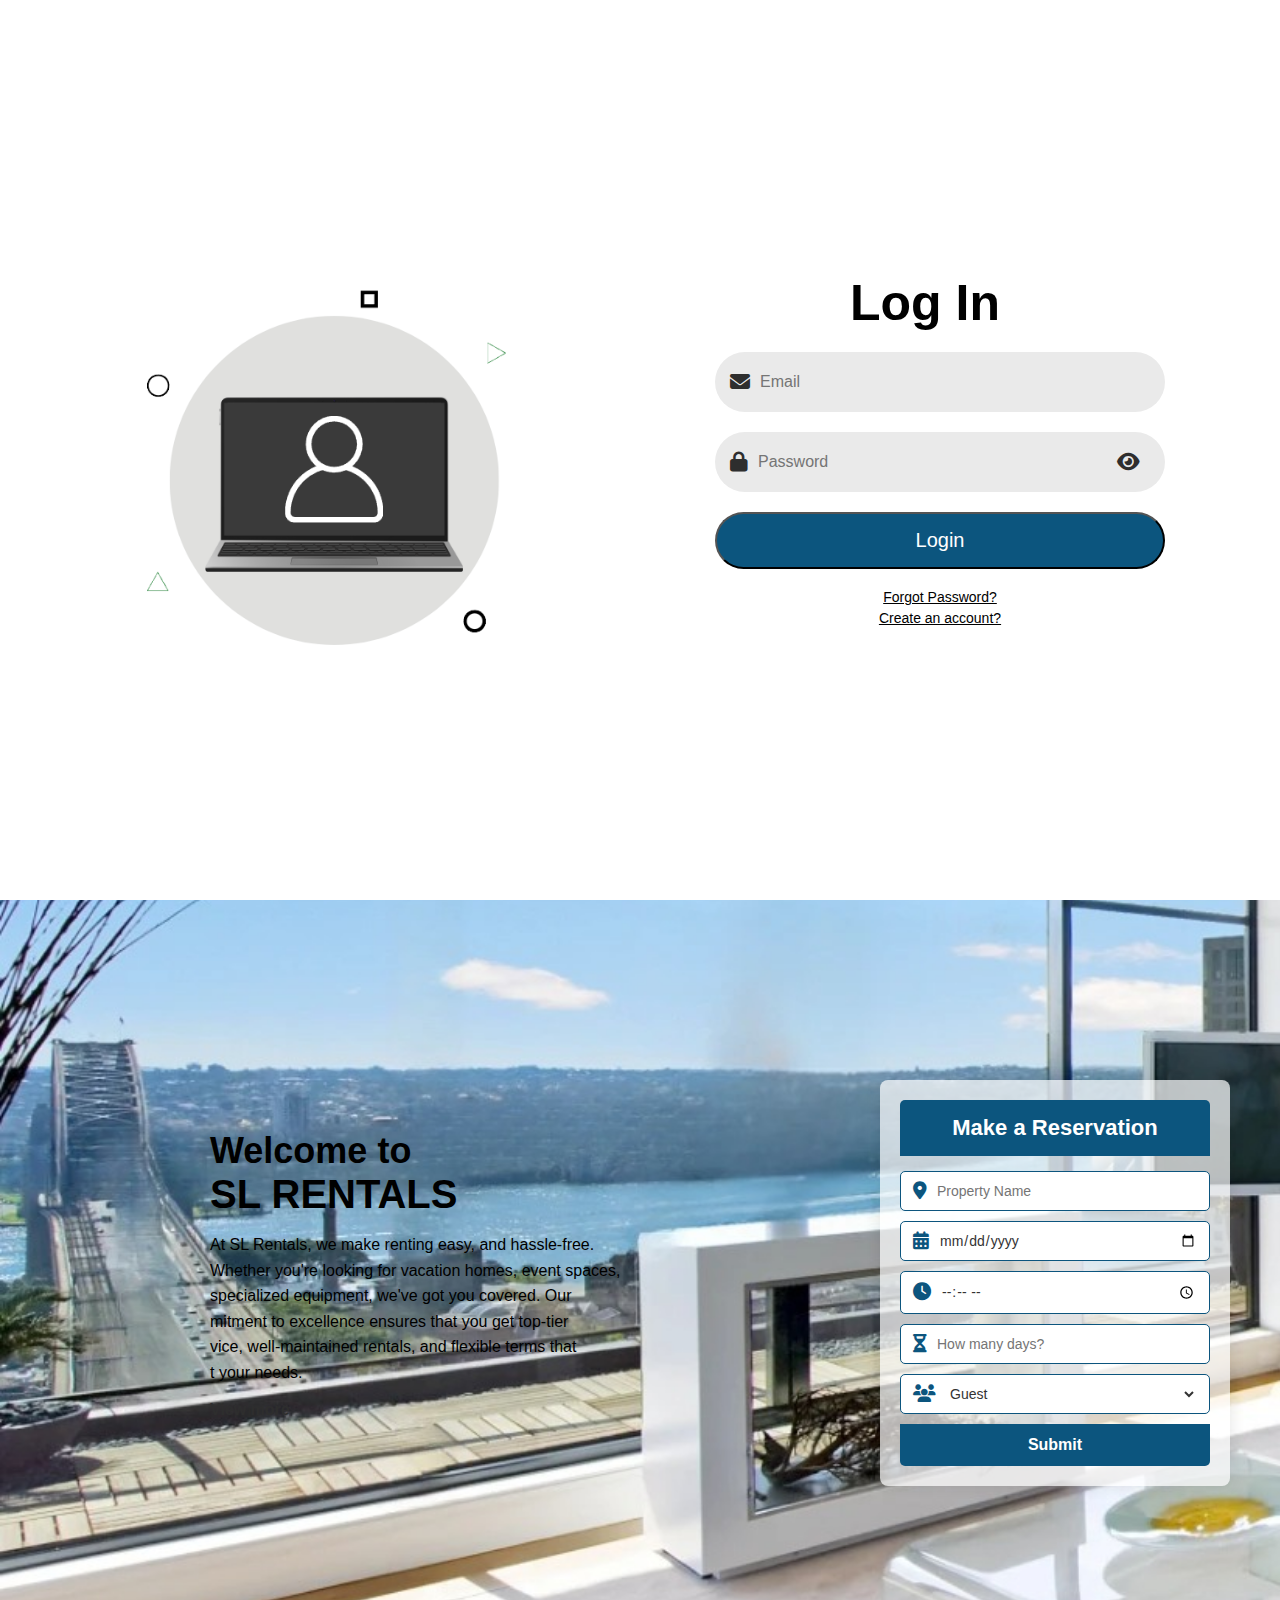
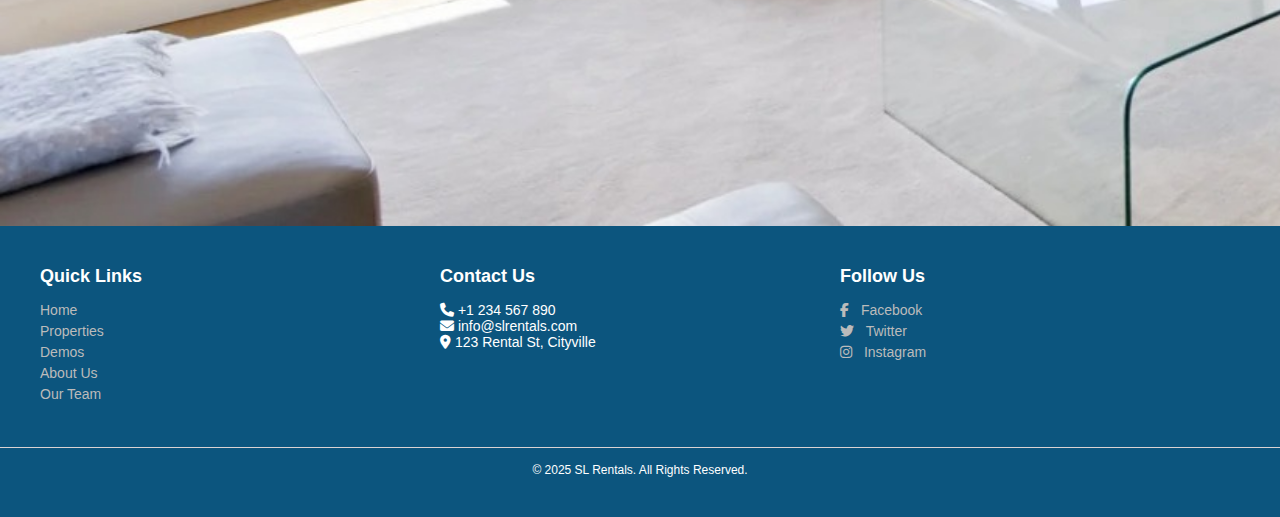
<file: index.html>
<!DOCTYPE html>
    <html lang="en">
    <head>
        <meta charset="UTF-8">
        <meta name="viewport" content="width=device-width, initial-scale=1.0">
        <link rel="stylesheet" href="https://cdnjs.cloudflare.com/ajax/libs/font-awesome/6.5.0/css/all.min.css"/>
        <link rel="stylesheet" href="style.css">
        <link rel="icon" type="image/x-icon" href="sl/sl.png">
        <title>SL Rentals</title>
    </head>
    <body>

      <section  id="login-section">
      <div class="bb">
        <div class="cc">
          <img src="sl/pic1.png" alt="Login Illustration">
        </div>
        <div class="dd">
          <h2>Log In</h2>
          <form id="loginForm">
            <div class="ee">
              <i class="fas fa-envelope"></i>
              <input type="email" id="email" placeholder="Email" required>
            </div>
            <div class="ee">
              <i class="fas fa-lock"></i>
              <input type="password" id="password" placeholder="Password" required>
              <i class="fas fa-eye" id="togglePassword" style="cursor: pointer;"></i>
            </div>
            <button type="submit" class="ff" onclick="goHome(event)">Login</button>
          </form>
          <div class="gg">
            <a href="#" id="forgotPassword">Forgot Password?</a>
            <a href="#" id="createAccount">Create an account?</a>
          </div>
        </div>
      </div>
    </section>

    <section id="register-section" style="display: none;">
      <div class="bb">
        <div class="cc">
          <img src="sl/pic1.png" alt="Register Illustration">
        </div>
        <div class="dd">
          <h2>Create Account</h2>
          <form id="registerForm" onsubmit="registerUser(event)">
            <div class="ee">
              <i class="fas fa-user"></i>
              <input type="text" id="fullName" placeholder="Full Name" required>
            </div>
            <div class="ee">
              <i class="fas fa-envelope"></i>
              <input type="email" id="regEmail" placeholder="Email" required>
            </div>
            <div class="ee">
              <i class="fas fa-lock"></i>
              <input type="password" id="regPassword" placeholder="Password" required>
              <i class="fas fa-eye toggle-eye" data-target="regPassword" style="cursor: pointer;"></i>
            </div>
            <div class="ee">
              <i class="fas fa-lock"></i>
              <input type="password" id="confirmPassword" placeholder="Confirm Password" required>
              <i class="fas fa-eye toggle-eye" data-target="confirmPassword" style="cursor: pointer;"></i>
            </div>
            <button type="submit" class="ff">Register</button>
          </form>
          <div class="gg">
            <a href="#" id="backToLogin">Already have an account? Log in</a>
          </div>
        </div>
      </div>
    </section>


      <header id="header" class="home">
        <div class="left">
          <div class="logo">
            <img src="sl/sl.png" alt="sl LOGO">
            <div class="brand">
              <span class="green">SL</span>
              <span>RENTALS</span>
            </div>
          </div>
          <nav class="navsl">
            <a href="#" onclick="goHomeP()">HOME</a>
            <a href="properties.html">PROPERTIES</a>
            <a href="demo.html">DEMOS</a>
            <a href="about-us.html">ABOUT US</a>
            <a href="our-team.html">TEAM</a>
          </nav>
        </div>
        <div class="book-buttons">
          <div class="book" onclick="window.location.href='booking.html'">
            <i class="fas fa-phone"></i> BOOK
          </div>          
          <div class="user-menu">
            <div class="user-icon" onclick="toggleMenu()">
              <i class="fas fa-user-circle fa-2x"></i>
            </div>
            <div class="dropdown-menu" id="userDropdown" style="display: none;">
              <p id="accountInfo"></p>
              <a href="#" onclick="viewAccount()">View Account</a>
              <a href="#" onclick="logout()">Logout</a>
            </div>
          </div>
          
      </header>

      <!-- Hero Section -->
      <section id="hero" class="hero">
        <div class="welcome-text">
          <h2>Welcome to <br><span>SL RENTALS</span></h2>
          <p>At SL Rentals, we make renting easy, and hassle-free.<br>
            Whether you're looking for vacation homes, event spaces,<br>
            specialized equipment, we've got you covered. Our<br>mitment to excellence ensures that you get top-tier<br>vice, well-maintained rentals, and flexible terms that<br>t your needs.
          </p>
          <a href="#">View more</a>
        </div>

        <div class="reservation">
          <h3>Make a Reservation</h3>
          <div class="input-box">
            <i class="fa fa-map-marker-alt"></i>
            <input type="text" id="propertyName" placeholder="Property Name" readonly />
          </div>
          <div class="input-box">
            <i class="fa fa-calendar-alt"></i>
            <input type="date" id="checkOut"  placeholder="Check in Date" required />
          </div>
          <div class="input-box">
            <i class="fa fa-clock"></i>
            <input type="time" id="checkInTime" placeholder="Check in Time" />
          </div>
          <div class="input-box">
            <i class="fa fa-hourglass-half"></i>
            <input type="number" id="duration" min="1" placeholder="How many days?" required />
          </div>
          <div class="input-box">
            <i class="fa fa-users"></i>
            <select id="guests" required>
              <option value="">Guest</option>
              <option>1 Guest</option>
              <option>2 Guests</option>
              <option>3 Guests</option>
            </select>
          </div>
          <button class="search-btn" onclick="submitReservation()">Submit</button>
        </div>        
      </section>

      <footer id="footer">
        <div class="footer-content">
          <div class="footer-links">
            <h4>Quick Links</h4>
            <ul>
              <li><a href="#">Home</a></li>
              <li><a href="properties.html">Properties</a></li>
              <li><a href="#">Demos</a></li>
              <li><a href="#">About Us</a></li>
              <li><a href="our-team.html">Our Team</a></li>
            </ul>
          </div>
    
          <div class="footer-info">
            <h4>Contact Us</h4>
            <ul>
              <li><i class="fas fa-phone"></i> +1 234 567 890</li>
              <li><i class="fas fa-envelope"></i> info@slrentals.com</li>
              <li><i class="fas fa-map-marker-alt"></i> 123 Rental St, Cityville</li>
            </ul>
          </div>
    
          <div class="footer-social">
            <h4>Follow Us</h4>
            <ul>
              <li><a href="#"><i class="fab fa-facebook-f"></i> Facebook</a></li>
              <li><a href="#"><i class="fab fa-twitter"></i> Twitter</a></li>
              <li><a href="#"><i class="fab fa-instagram"></i> Instagram</a></li>
            </ul>
          </div>
        </div>
    
        <div class="footer-bottom">
          <p>&copy; 2025 SL Rentals. All Rights Reserved.</p>
        </div>
      </footer>
      
    </body>
    <script>
      // Toggle password visibility
      const togglePassword = document.getElementById("togglePassword");
      const passwordField = document.getElementById("password");

      togglePassword.addEventListener("click", function () {
        const type = passwordField.type === "password" ? "text" : "password";
        passwordField.type = type;
        this.classList.toggle("fa-eye-slash");
      });

      // Check if user is already logged in
      window.onload = function () {
        if (localStorage.getItem("isLoggedIn") === "true") {
          showHome();
        }
      };

      // Login function
      function goHome(event) {
      event.preventDefault(); 
      const email = document.getElementById('email').value;
      const password = document.getElementById('password').value;

      const savedUser = JSON.parse(localStorage.getItem(email));

      if (savedUser && savedUser.password === password) {
        localStorage.setItem("isLoggedIn", "true");
        localStorage.setItem("currentUser", email);
        showHome();
      } else {
        alert("Invalid login credentials");
      }
    }


      // Show home content
      function showHome() {
        document.getElementById('login-section').style.display = "none";
        document.getElementById('hero').style.display = "flex";
        document.getElementById('header').style.display = "flex";
      }

      // Home nav click (e.g., from another page or back)
      function goHomeP() {
        if (localStorage.getItem("isLoggedIn") === "true") {
          showHome();
        } else {
          document.getElementById('login-section').style.display = "block";
          document.getElementById('hero').style.display = "none";
          document.getElementById('header').style.display = "none";
        }
      }

      // Logout
      function logout() {
  const confirmLogout = confirm("Are you sure you want to log out?");
  if (confirmLogout) {
    localStorage.removeItem("isLoggedIn");
    localStorage.removeItem("currentUser");
    location.reload(); // Refresh page to return to login
  }
}


      // Show Create Account Form
    document.getElementById("createAccount").addEventListener("click", function (e) {
      e.preventDefault();
      document.getElementById("login-section").style.display = "none";
      document.getElementById("register-section").style.display = "block";
    });

    // Back to Login
    document.getElementById("backToLogin").addEventListener("click", function (e) {
      e.preventDefault();
      document.getElementById("register-section").style.display = "none";
      document.getElementById("login-section").style.display = "block";
    });
    function registerUser(event) {
      event.preventDefault();

      const fullName = document.getElementById("fullName").value;
      const email = document.getElementById("regEmail").value;
      const password = document.getElementById("regPassword").value;
      const confirmPassword = document.getElementById("confirmPassword").value;

      if (password !== confirmPassword) {
        alert("Passwords do not match!");
        return;
      }

      // Check if user already exists
      if (localStorage.getItem(email)) {
        alert("Account with this email already exists!");
        return;
      }

      // Save user data
      const user = {
        fullName: fullName,
        email: email,
        password: password
      };

      localStorage.setItem(email, JSON.stringify(user));
      alert("Account created successfully! Please log in.");

      // Go back to login
      document.getElementById("register-section").style.display = "none";
      document.getElementById("login-section").style.display = "block";
    }

    function submitReservation() {
  const propertyInput = document.getElementById("propertyName");
  const checkInInput = document.getElementById("checkOut");
  const timeInput = document.getElementById("checkInTime");
  const durationInput = document.getElementById("duration");
  const guestsInput = document.getElementById("guests");

  const propertyName = propertyInput.value;
  const checkInDate = checkInInput.value;
  const checkInTime = timeInput.value;
  const duration = durationInput.value;
  const guests = guestsInput.value;

  if (propertyName && checkInDate && checkInTime && duration && guests) {
    alert(`Reservation for "${propertyName}" has been submitted!\nCheck-in: ${checkInDate} at ${checkInTime}\nDuration: ${duration} days\nGuests: ${guests}`);

    // ✅ Reset values  
    propertyInput.value = "";
    checkInInput.value = "";
    timeInput.value = "";
    durationInput.value = "";
    guestsInput.value = "";
    
  } else {
    alert("Please fill out all required fields.");
  }
}




function toggleMenu() {
  const menu = document.getElementById("userDropdown");
  const email = localStorage.getItem("currentUser");

  if (menu.style.display === "none") {
    menu.style.display = "block";
    document.getElementById("accountInfo").textContent = "Logged in as: " + email;
  } else {
    menu.style.display = "none";
  }
}

function viewAccount() {
  alert("You are logged in as: " + localStorage.getItem("currentUser"));
}
function reserveProperty(propertyName) {
  if (confirm(`Do you want to reserve "${propertyName}"?`)) {
    localStorage.setItem('selectedProperty', propertyName);  // 👉 Save the selected property
    window.location.href = 'index.html';  // 👉 Go to home page
  }
}
document.addEventListener('DOMContentLoaded', function () {
  const selectedProperty = localStorage.getItem('selectedProperty');
  if (selectedProperty) {
    const propertyInput = document.getElementById('propertyName');
    if (propertyInput) {
      propertyInput.value = selectedProperty;

      // 👇 Ito ang kulang
      document.getElementById('hero').style.display = 'flex';      // Show reservation
      document.getElementById('header').style.display = 'flex';    // Show header
      document.getElementById('login-section').style.display = 'none'; // Hide login
    }
    localStorage.removeItem('selectedProperty');
  }
});



    </script>

    </html>
</file>
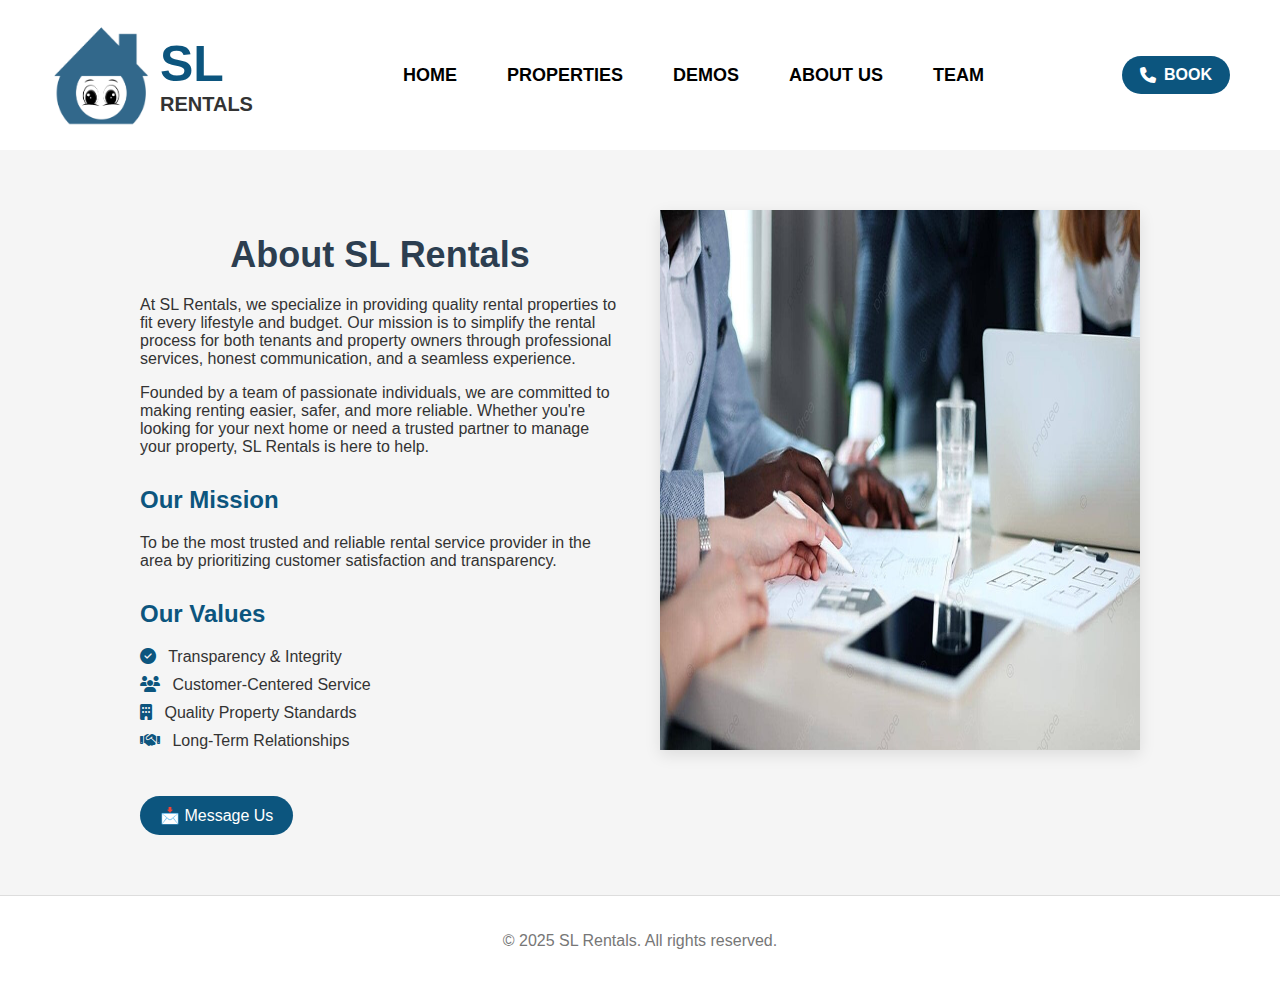
<file: about-us.html>
<!DOCTYPE html>
<html lang="en">
<head>
  <meta charset="UTF-8" />
  <meta name="viewport" content="width=device-width, initial-scale=1.0"/>
  <link rel="icon" href="sl/sl.png" type="image/x-icon">
  <link rel="stylesheet" href="https://cdnjs.cloudflare.com/ajax/libs/font-awesome/6.5.0/css/all.min.css"/>
  <link rel="stylesheet" href="about-us.css">
  <title>SL Rentals</title>
</head>
<body>
  <header class="home">
    <div class="left">
      <div class="logo">
        <img src="sl/sl.png" alt="sl LOGO">
        <div class="brand">
          <span class="green">SL</span>
          <span>RENTALS</span>
        </div>
      </div>
      <nav class="navsl">
        <a href="index.html">HOME</a>
        <a href="properties.html">PROPERTIES</a>
        <a href="demo.html">DEMOS</a>
        <a href="about-us.html">ABOUT US</a>
        <a href="our-team.html">TEAM</a>
      </nav>
    </div>
    <div class="book-buttons">
      <div class="book" onclick="window.location.href='booking.html'">
        <i class="fas fa-phone"></i> BOOK
      </div>          
    </div>
  </header>

  <section class="about">
    <div class="about-wrapper">
      <div class="about-text">
        <h1>About SL Rentals</h1>
        <p>
          At SL Rentals, we specialize in providing quality rental properties to fit every lifestyle and budget. 
          Our mission is to simplify the rental process for both tenants and property owners through professional services, honest communication, and a seamless experience.
        </p>
        <p>
          Founded by a team of passionate individuals, we are committed to making renting easier, safer, and more reliable. Whether you're looking for your next home or need a trusted partner to manage your property, SL Rentals is here to help.
        </p>
  
        <div class="mission-values">
          <h2>Our Mission</h2>
          <p>To be the most trusted and reliable rental service provider in the area by prioritizing customer satisfaction and transparency.</p>
  
          <h2>Our Values</h2>
          <ul>
            <li><i class="fas fa-check-circle"></i> Transparency & Integrity</li>
            <li><i class="fas fa-users"></i> Customer-Centered Service</li>
            <li><i class="fas fa-building"></i> Quality Property Standards</li>
            <li><i class="fas fa-handshake"></i> Long-Term Relationships</li>
          </ul>
        </div>
  
        <button class="message-btn" onclick="toggleMessageBox()">📩 Message Us</button>
        <div class="message-box" id="messageBox">
          <textarea placeholder="Write your message here..."></textarea>
          <button class="send-btn" onclick="sendMessage()">Send</button>
        </div>
      </div>
  
      <div class="about-image">
        <img src="sl/about-image.jpg" alt="About SL Rentals">
      </div>
    </div>
  </section>
  

  <footer>
    <p>&copy; 2025 SL Rentals. All rights reserved.</p>
  </footer>

  <script>
    function goBook() {
      window.location.href = "contact.html";
    }
  function toggleMessageBox() {
    const box = document.getElementById('messageBox');
    box.style.display = box.style.display === 'flex' ? 'none' : 'flex';
  }

  function sendMessage() {
    const textarea = document.querySelector('#messageBox textarea');
    if (textarea.value.trim() === "") {
      alert("Please enter a message before sending.");
    } else {
      alert("Message sent! We'll get back to you soon.");
      textarea.value = "";
      document.getElementById('messageBox').style.display = 'none';
    }
  }

  </script>
</body>
</html>
</file>
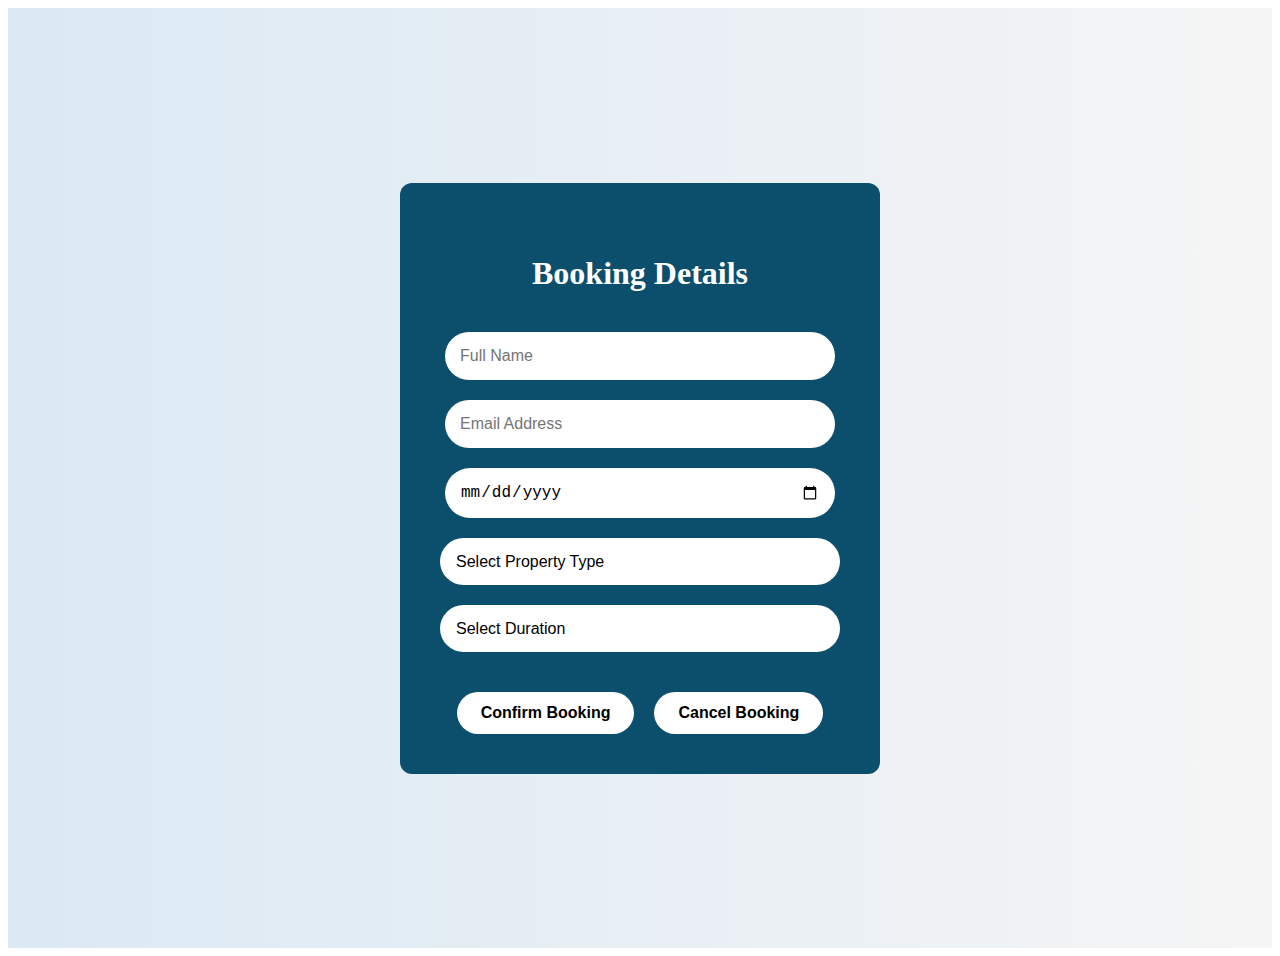
<file: booking.html>
<!DOCTYPE html>
<html lang="en">
<head>
  <meta charset="UTF-8" />
  <meta name="viewport" content="width=device-width, initial-scale=1.0" />
  <link rel="stylesheet" href="booking.css" />
  <title>SL Rentals</title>
  <link rel="icon" type="image/x-icon" href="sl/sl.png">
</head>
<body>
  <div class="booking-container">
    <div class="booking-info">
      <h3>Booking Details</h3>
      <form id="bookingForm">
        <input type="text" id="name" name="name" placeholder="Full Name" required />
        <input type="email" id="email" name="email" placeholder="Email Address" required />
        <input type="date" id="date" name="date" required />
        <select id="propertyType" required>
          <option value="">Select Property Type</option>
          <option value="apartment">Apartment</option>
          <option value="house">House</option>
          <option value="resort">Resort</option>
        </select>
        
        <select id="stayDuration" required>
          <option value="">Select Duration</option>
          <option value="daily">1-6 Days</option>
          <option value="weekly">1 Week</option>
          <option value="monthly">1 Month</option>
        </select>
        
        <p id="priceDisplay" style="color:white; font-weight:bold; margin-top:10px;"></p>        
        <div class="booking-actions">
          <button type="submit">Confirm Booking</button>
          <button type="button" onclick="cancelBooking()">Cancel Booking</button>
        </div>
      </form>
      <div id="confirmationMessage" style="display: none; margin-top: 20px; color: white; font-weight: bold;"></div>
    </div>
  </div>

  <script>
    document.getElementById("bookingForm").addEventListener("submit", function(event) {
      event.preventDefault(); // Stop form from submitting
  
      // Get values
      const name = document.getElementById("name").value;
      const email = document.getElementById("email").value;
      const date = document.getElementById("date").value;
  
      // Create message
      const message = `Thank you, ${name}! Your booking for ${date} has been confirmed. A confirmation email has been sent to ${email}.`;
  
      // Show message
      document.getElementById("bookingForm").style.display = "none";
      const messageDiv = document.getElementById("confirmationMessage");
      messageDiv.innerText = message;
      messageDiv.style.display = "block";
  
      // ✅ Create and append the "Go Back" button
      const backButton = document.createElement("button");
      backButton.innerText = "Go Back";
      backButton.style.marginTop = "20px";
      backButton.style.padding = "12px 24px";
      backButton.style.borderRadius = "25px";
      backButton.style.border = "none";
      backButton.style.backgroundColor = "#ffffff";
      backButton.style.color = "#000000";
      backButton.style.fontWeight = "bold";
      backButton.style.cursor = "pointer";
      backButton.onclick = function () {
        window.location.href = "properties.html"; // Adjust this as needed
      };
  
      // ✅ Append the button to the message container
      messageDiv.appendChild(document.createElement("br"));
      messageDiv.appendChild(backButton);
    });
  
    function cancelBooking() {
      const confirmCancel = confirm("Are you sure you want to cancel the booking?");
      if (confirmCancel) {
        window.location.href = "properties.html";
      }
    }

    const priceDisplay = document.getElementById("priceDisplay");
const propertyTypeSelect = document.getElementById("propertyType");
const stayDurationSelect = document.getElementById("stayDuration");

// Presyo base sa type at duration
const prices = {
  apartment: { daily: 600, weekly: 2500, monthly: 7000 },
  house: { daily: 700, weekly: 3500, monthly: 10000 },
  resort: { daily: 1000, weekly: 6500, monthly: "Resorts are not available for monthly stays." }
};

// Kapag pinili ang type at duration
propertyTypeSelect.addEventListener("change", updatePrice);
stayDurationSelect.addEventListener("change", updatePrice);

function updatePrice() {
  const type = propertyTypeSelect.value;
  const duration = stayDurationSelect.value;

  if (type && duration) {
    const price = prices[type][duration];

    // Kung resort at monthly, ipakita lang ang message
    if (type === "resort" && duration === "monthly") {
      priceDisplay.textContent = price;
    } else {
      priceDisplay.textContent = `₱${price.toLocaleString()} - ${duration.toUpperCase()} Rate`;
    }
  } else {
    priceDisplay.textContent = "";
  }
}


  </script>
  
</body>
</html>
</file>
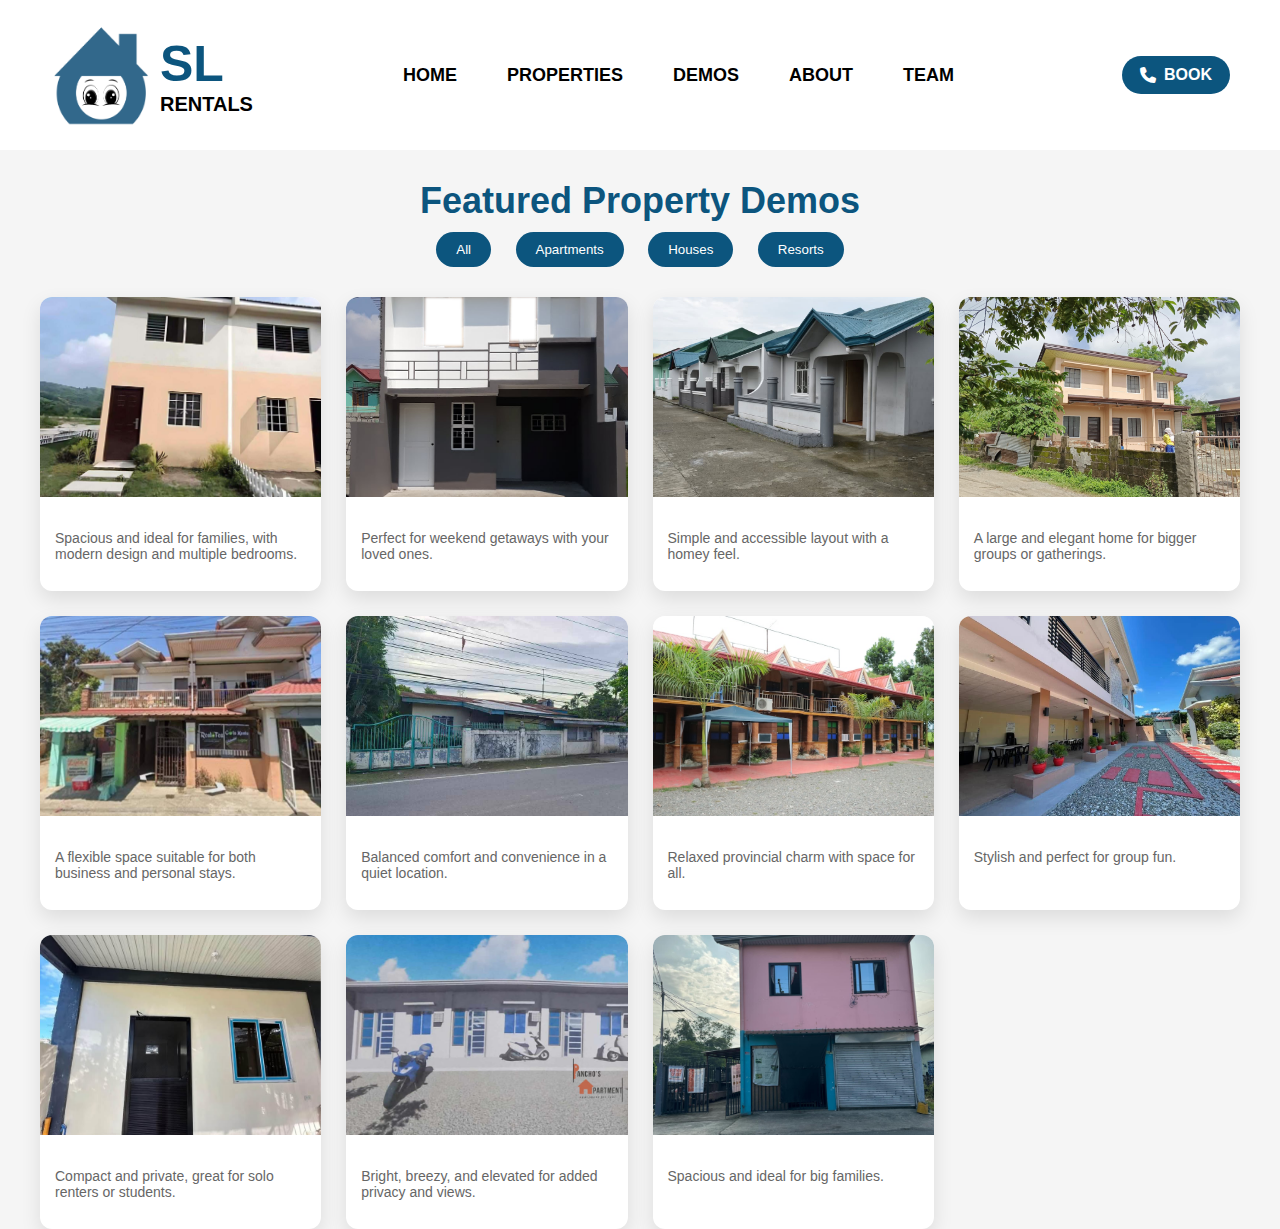
<file: demo.html>
<!DOCTYPE html>
<html lang="en">
<head>
  <meta charset="UTF-8">
  <meta name="viewport" content="width=device-width, initial-scale=1.0">
  <link rel="stylesheet" href="https://cdnjs.cloudflare.com/ajax/libs/font-awesome/6.5.0/css/all.min.css"/>
  <title>SL Rentals</title>
  <link rel="icon" type="image/x-icon" href="sl/sl.png">
  <style>
    * {
      box-sizing: border-box;
      font-family: 'Segoe UI', sans-serif;
    }

    body {
      background: #f5f5f5;
      margin: 0;
    }

    h2 {
      text-align: center;
      font-size: 36px;
      margin-bottom: 10px;
      color: #0c557e;
    }

    .filters {
      text-align: center;
      margin-bottom: 30px;
    }

    .filters button {
      margin: 0 10px;
      padding: 10px 20px;
      border: none;
      background-color: #0c557e;
      color: white;
      border-radius: 20px;
      cursor: pointer;
      transition: background 0.3s;
    }

    .filters button:hover {
      background-color: #063649;
    }

    .card-grid {
      display: grid;
      grid-template-columns: repeat(auto-fit, minmax(280px, 1fr));
      gap: 25px;
      max-width: 1200px;
      margin: 0 auto;
    }

    .card {
      background: white;
      border-radius: 12px;
      overflow: hidden;
      box-shadow: 0 8px 20px rgba(0, 0, 0, 0.1);
      transition: transform 0.3s, box-shadow 0.3s;
      position: relative;
    }

    .card:hover {
      transform: translateY(-5px);
      box-shadow: 0 12px 30px rgba(0, 0, 0, 0.2);
    }

    .card img {
      width: 100%;
      height: 200px;
      object-fit: cover;
    }

    .card-content {
      padding: 15px;
    }

    .card-content h3 {
      margin-bottom: 10px;
      color: #0c557e;
    }

    .card-content p {
      font-size: 14px;
      color: #666;
    }

    .card[data-type] {
      display: block;
    }
    .home {
    display: flex;
    align-items: center;
    justify-content: space-between;
    padding: 20px 50px;
    background-color: white;
    flex-wrap: wrap;
}

.left {
    display: flex;
    align-items: center;
    gap: 150px;
    flex-wrap: wrap;
}

.logo {
    display: flex;
    align-items: center;
    gap: 10px;
}

.logo img {
    width: 100px;
    height: auto;
}

.brand {
    display: flex;
    flex-direction: column;
    font-size: 20px;
    font-weight: bold;
}

.brand .green {
    color: #0c557e;
    font-size: 50px;
}


.navsl {
    display: flex;
    gap: 50px;
    flex-wrap: wrap;
}

.navsl a {
    text-decoration: none;
    color: black;
    font-weight: bold;
    transition: color 0.3s;
    font-size: 18px;
    transition: 0.3s ease-in-out;
}

.navsl a:hover {
    color: #333;
    transform: scale(1.1);
}

.book {
    background-color: #0c557e;
    color: white;
    padding: 10px 18px;
    border-radius: 20px;
    font-weight: bold;
    display: flex;
    align-items: center;
    gap: 8px;
    cursor: pointer;
    transition: background 0.3s;
}

.book:hover {
    background-color: #333;
}

/* Responsive Design */
@media (max-width: 1024px) {
    .home {
        flex-direction: column;
        align-items: flex-start;
        gap: 20px;
        padding: 20px 30px;
    }

    .left {
        flex-direction: column;
        align-items: flex-start;
        gap: 20px;
    }

    .navsl {
        flex-wrap: wrap;
        gap: 20px;
    }

    .book {
        align-self: flex-start;
        margin-top: 10px;
    }
}

@media (max-width: 768px) {
    .logo img {
        width: 80px;
    }

    .brand .green {
        font-size: 35px;
    }

    .navsl {
        flex-direction: column;
        gap: 10px;
    }

    .book {
        width: 100%;
        justify-content: center;
    }
}
  </style>
</head>
<body>
    <header class="home">
        <div class="left">
          <div class="logo">
            <img src="sl/sl.png" alt="sl LOGO">
            <div class="brand">
              <span class="green">SL</span>
              <span>RENTALS</span>
            </div>
          </div>
      
          <nav class="navsl">
            <a href="index.html">HOME</a>
            <a href="properties.html">PROPERTIES</a>
            <a href="demo.html">DEMOS</a>
            <a href="about-us.html">ABOUT</a>
            <a href="our-team.html">TEAM</a>
          </nav>
        </div>
      
        <div class="book" onclick="window.location.href='booking.html'">
          <i class="fas fa-phone"></i> BOOK
        </div>          
      </header>

  <h2>Featured Property Demos</h2>
  <div class="filters">
    <button onclick="filterCards('all')">All</button>
    <button onclick="filterCards('apartment')">Apartments</button>
    <button onclick="filterCards('house')">Houses</button>
    <button onclick="filterCards('resort')">Resorts</button>
  </div>

  <div class="card-grid">
    <div class="card" data-type="apartment">
      <img src="sl/image 1.jpg" alt="Apartment">
      <div class="card-content">
        <p>Spacious and ideal for families, with modern design and multiple bedrooms.</p>
      </div>
    </div>

    <div class="card" data-type="apartment">
      <img src="sl/image 2.jpg" alt="House">
      <div class="card-content">
        <p>Perfect for weekend getaways with your loved ones.</p>
      </div>
    </div>

    <div class="card" data-type="apartment">
      <img src="sl/image 3.jpg" alt="Resort">
      <div class="card-content">
        <p> Simple and accessible layout with a homey feel.</p>
      </div>
    </div>

    <div class="card" data-type="house">
      <img src="sl/image 4.jpg" alt="Studio">
      <div class="card-content">
        <p>A large and elegant home for bigger groups or gatherings.</p>
      </div>
    </div>

    <div class="card" data-type="resort">
        <img src="sl/m1.jpg" alt="Studio">
        <div class="card-content">
          <p> A flexible space suitable for both business and personal stays.</p>
        </div>
      </div>

      <div class="card" data-type="apartment">
        <img src="sl/m2.jpg" alt="Studio">
        <div class="card-content">
          <p>Balanced comfort and convenience in a quiet location.</p>
        </div>
      </div>

      <div class="card" data-type="resort">
        <img src="sl/m3.jpg" alt="Studio">
        <div class="card-content">
          <p>Relaxed provincial charm with space for all.</p>
        </div>
      </div>

      <div class="card" data-type="resort">
        <img src="sl/mag1.jpg" alt="Studio">
        <div class="card-content">
          <p>Stylish and perfect for group fun.</p>
        </div>
      </div>

      <div class="card" data-type="apartment">
        <img src="sl/c1.jpg" alt="Studio">
        <div class="card-content">
          <p>Compact and private, great for solo renters or students.</p>
        </div>
      </div>

  <div class="card" data-type="apartment">
    <img src="sl/tab1.jpg" alt="Studio">
    <div class="card-content">
      <p>Bright, breezy, and elevated for added privacy and views.</p>
    </div>
  </div>

<div class="card" data-type="house">
    <img src="sl/n1.jpg" alt="Studio">
    <div class="card-content">
      <p> Spacious and ideal for big families.</p>
    </div>
  </div>
</div>

  <script>
    function filterCards(type) {
      const cards = document.querySelectorAll('.card');
      cards.forEach(card => {
        const cardType = card.getAttribute('data-type');
        if (type === 'all' || type === cardType) {
          card.style.display = 'block';
        } else {
          card.style.display = 'none';
        }
      });
    }
  </script>
</body>
</html>
</file>
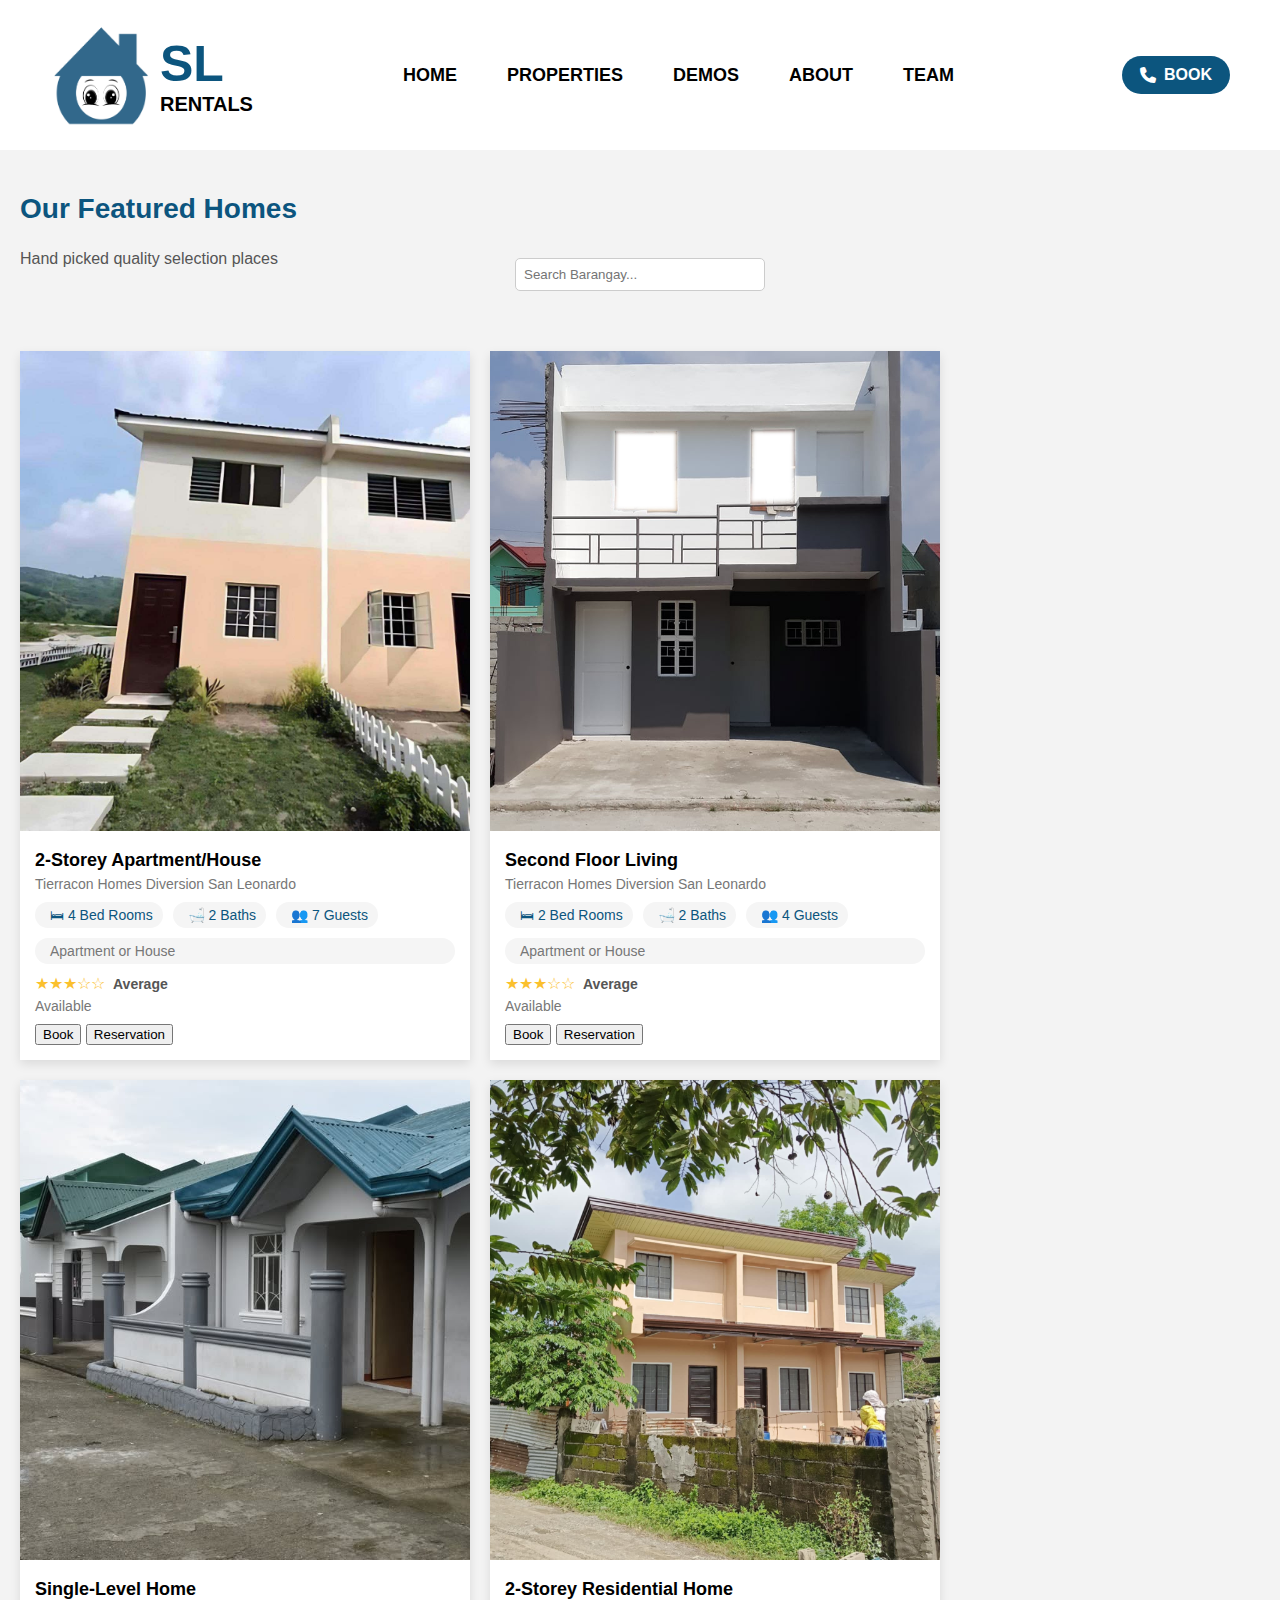
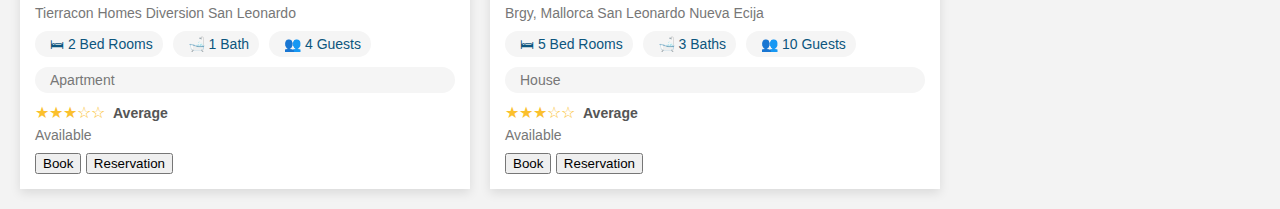
<file: properties.html>
<!DOCTYPE html>
<html lang="en">
<head>
  <meta charset="UTF-8">
  <meta name="viewport" content="width=device-width, initial-scale=1.0">
  <link rel="stylesheet" href="properties.css">
  <link rel="stylesheet" href="https://cdnjs.cloudflare.com/ajax/libs/font-awesome/6.5.0/css/all.min.css"/>
  <title>SL Rentals</title>
  <link rel="icon" type="image/x-icon" href="sl/sl.png">
</head>
<body>

    <header class="home">
        <div class="left">
          <div class="logo">
            <img src="sl/sl.png" alt="sl LOGO">
            <div class="brand">
              <span class="green">SL</span>
              <span>RENTALS</span>
            </div>
          </div>
      
          <nav class="navsl">
            <a href="index.html">HOME</a>
            <a href="properties.html">PROPERTIES</a>
            <a href="demo.html">DEMOS</a>
            <a href="about-us.html">ABOUT</a>
            <a href="our-team.html">TEAM</a>
          </nav>
        </div>
        <div class="book" onclick="window.location.href='booking.html'">
          <i class="fas fa-phone"></i> BOOK
        </div>          
      </header>

    <h2 class="title">Our Featured Homes</h2>
    <p class="subtitle">Hand picked quality selection places</p>

    <div style="display: flex; justify-content: flex-end; padding: 0 20px; margin-top: -40px; margin-bottom: 20px;">
      <input type="text" id="searchInput" placeholder="Search Barangay..." style="padding: 8px; border-radius: 5px; border: 1px solid #ccc; width: 250px;">
    </div>

    <div class="container">
      <!-- Featured Home 1 -->
      <div class="card featured">
        <img src="sl/image 1.jpg" alt="Apartment 1">
        <div class="card-content">
          <h3>2-Storey Apartment/House</h3>
          <p>Tierracon Homes Diversion San Leonardo</p>
          <div class="info">
            <div class="tag">🛏 4 Bed Rooms</div>
            <div class="tag">🛁 2 Baths</div>
            <div class="tag">👥 7 Guests</div>
          </div>
          <p class="tag">Apartment or House</p>
          <div class="rating">
            <div class="stars">★★★☆☆</div>
            <span>Average</span>
          </div>
          <p class="availability available">Available</p>
            <div class="card-buttons">
              <button class="book-btn" onclick="window.location.href='booking.html'">Book</button>
              <button class="reserve-btn" onclick="reserveProperty('2-Storey Apartment/House')">Reservation</button>
            </div>
          </div>
        </div>
     
    
      <!-- Featured Home 2 -->
      <div class="card featured">
        <img src="sl/image 2.jpg" alt="Apartment 2">
        <div class="card-content">
          <h3>Second Floor Living</h3>
          <p>Tierracon Homes Diversion San Leonardo</p>
          <div class="info">
            <div class="tag">🛏 2 Bed Rooms</div>
            <div class="tag">🛁 2 Baths</div>
            <div class="tag">👥 4 Guests</div>
          </div>
          <p class="tag">Apartment or House</p>
          <div class="rating">
            <div class="stars">★★★☆☆</div>
            <span>Average</span>
          </div>
          <p class="availability available">Available</p>
          <div class="card-buttons">
            <button class="book-btn" onclick="window.location.href='booking.html'">Book</button>
            <button class="reserve-btn" onclick="reserveProperty('Second Floor Living')">Reservation</button>
          </div>
        </div>
      </div>
    
      <!-- Featured Home 3 -->
      <div class="card featured">
        <img src="sl/image 3.jpg" alt="Apartment 3">
        <div class="card-content">
          <h3>Single-Level Home</h3>
          <p>Tierracon Homes Diversion San Leonardo</p>
          <div class="info">
            <div class="tag">🛏 2 Bed Rooms</div>
            <div class="tag">🛁 1 Bath</div>
            <div class="tag">👥 4 Guests</div>
          </div>
          <p class="tag">Apartment</p>
          <div class="rating">
            <div class="stars">★★★☆☆</div>
            <span>Average</span>
          </div>
          <p class="availability available">Available</p>
          <div class="card-buttons">
            <button class="book-btn" onclick="window.location.href='booking.html'">Book</button>
            <button class="reserve-btn" onclick="reserveProperty('Single-Level Home')">Reservation</button>
          </div>
        </div>
      </div>
    
      <!-- Featured Home 4 -->
      <div class="card featured">
        <img src="sl/image 4.jpg" alt="Apartment 4">
        <div class="card-content">
          <h3>2-Storey Residential Home</h3>
          <p>Brgy, Mallorca San Leonardo Nueva Ecija</p>
          <div class="info">
            <div class="tag">🛏 5 Bed Rooms</div>
            <div class="tag">🛁 3 Baths</div>
            <div class="tag">👥 10 Guests</div>
          </div>
          <p class="tag">House</p>
          <div class="rating">
            <div class="stars">★★★☆☆</div>
            <span>Average</span>
          </div>
          <p class="availability available">Available</p>
          <div class="card-buttons">
            <button class="book-btn" onclick="window.location.href='booking.html'">Book</button>
            <button class="reserve-btn" onclick="reserveProperty('2-Storey Residential Home')">Reservation</button>
          </div>
        </div>
      </div>
    
      <!-- Featured Home 6 (Cozy Garden) -->
      <div class="card featured" id="cozy-home">
        <img src="sl/m1.jpg" alt="Apartment 6">
        <div class="card-content">
          <h3>Commercial/Apartment</h3>
          <p>Brgy, Mambangnan San Leonardo Nueva Ecija</p>
          <div class="info">
            <div class="tag">🛏 2 Bed Rooms</div>
            <div class="tag">🛁 2 Baths</div>
            <div class="tag">👥 10 Guests</div>
          </div>
          <p class="tag">House</p>
          <div class="rating">
            <div class="stars">★★★★☆</div>
            <span>Good</span>
          </div>
          <p class="availability available">Available</p>
          <div class="card-buttons">
            <button class="book-btn" onclick="window.location.href='booking.html'">Book</button>
            <button class="reserve-btn" onclick="reserveProperty('Modern Apartment with Balcony')">Reservation</button>
          </div>
        </div>
      </div>

      <div class="card featured" id="m3">
        <img src="sl/m2.jpg" alt="Apartment 10">
        <div class="card-content">
          <h3>Apartment/House</h3>
          <p>Brgy, Mambangnan San Leonardo Nueva Ecija</p>
          <div class="info">
            <div class="tag">🛏 2 Bed Rooms</div>
            <div class="tag">🛁 1 Bath</div>
            <div class="tag">👥 8 Guests</div>
          </div>
          <p class="tag">House</p>
          <div class="rating">
            <div class="stars">★★★★☆</div>
            <span>Good</span>
          </div>
          <p class="availability available">Available</p>
          <div class="card-buttons">
            <button class="book-btn" onclick="window.location.href='booking.html'">Book</button>
            <button class="reserve-btn" onclick="reserveProperty('Apartment/House')">Reservation</button>
          </div>
        </div>
      </div>
    
      <!-- Featured Home 7 (Luxury Villa) -->
      <div class="card featured" id="luxury-villa">
        <img src="sl/mag1.jpg" alt="Apartment 7">
        <div class="card-content">
          <h3>Caminos Private Resort and Event Place</h3>
          <p>Brgy, Magpapalayok San Leonardo Nueva Ecija</p>
          <div class="info">
            <div class="tag">🛏 10 Bed Rooms</div>
            <div class="tag">🛁 7 Baths</div>
            <div class="tag">👥 50 Guests</div>
          </div>
          <p class="tag">Resort/Commercial</p>
          <div class="rating">
            <div class="stars">★★★★★</div>
            <span>Excellent</span>
          </div>
          <p class="availability available">Available</p>
          <div class="card-buttons">
            <button class="book-btn" onclick="window.location.href='booking.html'">Book</button>
            <button class="reserve-btn" onclick="reserveProperty('Caminos Private Resort and Event Place')">Reservation</button>
          </div>
        </div>
      </div>
    
      <!-- Featured Home 8 -->
      <div class="card featured" id="family">
        <img src="sl/m3.jpg" alt="Apartment 8">
        <div class="card-content">
          <h3>Nipahut Resort</h3>
          <p>Brgy, Mambangnan San Leonardo Nueva Ecija</p>
          <div class="info">
            <div class="tag">🛏 15 Bed Rooms</div>
            <div class="tag">🛁 10 Bath</div>
            <div class="tag">👥 50 Guests</div>
          </div>
          <p class="tag">Resort/Commercial</p>
          <div class="rating">
            <div class="stars">★★★☆☆</div>
            <span>Average</span>
          </div>
          <p class="availability available">Available</p>
          <div class="card-buttons">
            <button class="book-btn" onclick="window.location.href='booking.html'">Book</button>
            <button class="reserve-btn" onclick="reserveProperty('Modern Apartment with Balcony')">Reservation</button>
          </div>
        </div>
      </div>


      <div class="card featured" id="c1">
        <img src="sl/c1.jpg" alt="Apartment 11">
        <div class="card-content">
          <h3>Single Occupancy Apartment</h3>
          <p>Brgy, Castellano San Leonardo Nueva Ecija</p>
          <div class="info">
            <div class="tag">🛏 1 Bed Rooms</div>
            <div class="tag">🛁 1 Bath</div>
            <div class="tag">👥 2 Guests</div>
          </div>
          <p class="tag">Apartment</p>
          <div class="rating">
            <div class="stars">★★★☆☆</div>
            <span>Average</span>
          </div>
          <p class="availability available">Available</p>
          <div class="card-buttons">
            <button class="book-btn" onclick="window.location.href='booking.html'">Book</button>
            <button class="reserve-btn" onclick="reserveProperty('Modern Apartment with Balcony')">Reservation</button>
          </div>
        </div>
      </div>

      <div class="card featured" id="n1">
        <img src="sl/n1.jpg" alt="Apartment 12">
        <div class="card-content">
          <h3>Elevated Living Space</h3>
          <p>Brgy, Nieves San Leonardo Nueva Ecija</p>
          <div class="info">
            <div class="tag">🛏 2 Bed Rooms</div>
            <div class="tag">🛁 2 Bath</div>
            <div class="tag">👥 5 Guests</div>
          </div>
          <p class="tag">House</p>
          <div class="rating">
            <div class="stars">★★★☆☆</div>
            <span>Average</span>
          </div>
          <p class="availability available">Available</p>
          <div class="card-buttons">
            <button class="book-btn" onclick="window.location.href='booking.html'">Book</button>
            <button class="reserve-btn" onclick="reserveProperty('Modern Apartment with Balcony')">Reservation</button>
          </div>
        </div>
      </div>
    
      <!-- Featured Home 9 -->
      <div class="card featured" id="Studio">
        <img src="sl/tab1.jpg" alt="Apartment 9">
        <div class="card-content">
          <h3></h3>
          <p>Brgy, Tabuating San Leonardo Nueva Ecija</p>
          <div class="info">
            <div class="tag">🛏 1 Bed Room</div>
            <div class="tag">🛁 1 Bath</div>
            <div class="tag">👥 2 Guests</div>
          </div>
          <p class="tag">Studio</p>
          <div class="rating">
            <div class="stars">★★☆☆☆</div>
            <span>Basic</span>
          </div>
          <p class="availability available">Available</p>
          <div class="card-buttons">
            <button class="book-btn" onclick="window.location.href='booking.html'">Book</button>
            <button class="reserve-btn" onclick="reserveProperty('Luxury Villa')">Reserve</button>
          </div>
        </div>
      </div>
      <p id="noResults" style="display: none; text-align: center; font-size: 18px; color: #333; margin-top: 20px;">
        No available apartments in this barangay.
      </p>
      
      
    </div>

<script>
document.addEventListener("DOMContentLoaded", function() {
  const searchInput = document.getElementById("searchInput");
  const allCards = document.querySelectorAll(".card");

  // Hide some properties by default
  const hiddenCards = ['cozy-home', 'luxury-villa', 'family', 'Studio','m3','c1','n1'];
  hiddenCards.forEach(id => {
    document.getElementById(id).style.display = "none";
  });

  searchInput.addEventListener("input", function() {
    const keyword = this.value.trim().toLowerCase();

    allCards.forEach(card => {
      const locationText = card.querySelector("p").textContent.toLowerCase();

      if (keyword === "") {
        // Reset to default: hide cards from hiddenCards list
        if (hiddenCards.includes(card.id)) {
          card.style.display = "none";
        } else {
          card.style.display = "block";
        }
      } else {
        // Search filter
        if (locationText.includes(keyword)) {
          card.style.display = "block";
        } else {
          card.style.display = "none";
        }
      }
    });
    const anyVisible = Array.from(allCards).some(card => card.style.display !== "none");
  document.getElementById("noResults").style.display = anyVisible ? "none" : "block";
  });

}); 
function reserveProperty(propertyName) {
  const confirmReserve = confirm(`Do you want to reserve "${propertyName}"?`);
  if (confirmReserve) {
    localStorage.setItem('selectedProperty', propertyName); // 👉 save sa storage
    window.location.href = "index.html"; // 👉 punta sa home page kung nasaan ang form
  }
}




</script>

</body>
</html>
</file>
<file: style.css>
/* ========== Base Styles ========== */
* {
  padding: 0;
  margin: 0;
  box-sizing: border-box;
  font-family: 'Poppins', sans-serif;
}

body {
  background-image: url(sl/sl2.jpg);
  background-repeat: no-repeat;
  background-size: cover;
}

/* ======= Hero + Reservation ======= */
.hero {
  display: flex;
  justify-content: space-between;
  padding: 150px 50px 90px;
  align-items: flex-start;
}

.welcome-text {
  max-width: 45%;
  color: black;
  margin-left: 160px;
  margin-top: 80px;
}

.welcome-text h2 {
  font-size: 36px;
  font-weight: bold;
}

.welcome-text h2 span {
  display: block;
  font-size: 40px;
}

.welcome-text p {
  margin-top: 15px;
  line-height: 1.6;
  font-family: 'Franklin Gothic Medium', 'Arial Narrow', Arial, sans-serif;
}

.welcome-text a {
  display: inline-block;
  margin-top: 15px;
  text-decoration: none;
  color: #2e2e2e;
  font-weight: bold;
}

.reservation {
  background: rgba(255, 255, 255, 0.7);
  padding: 20px;
  border-radius: 8px;
  width: 100%;
  max-width: 350px;
  font-family: 'Poppins', sans-serif;
  margin: 30px 0 0 auto;
  box-shadow: 0 0 15px rgba(0,0,0,0.1);
}

.reservation h3 {
  background-color: #0c557e;
  color: white;
  padding: 15px;
  font-size: 22px;
  font-weight: bold;
  text-align: center;
  border-radius: 5px 5px 0 0;
  margin-bottom: 15px;
}

.input-box {
  display: flex;
  align-items: center;
  background-color: white;
  padding: 10px 12px;
  margin-bottom: 10px;
  border-radius: 5px;
  border: 1px solid #0c557e;
}

.input-box i {
  color: #0c557e;
  margin-right: 10px;
  font-size: 18px;
}

.input-box input,
.input-box select {
  border: none;
  outline: none;
  width: 100%;
  font-size: 14px;
  background: transparent;
  color: #333;
}

.search-btn {
  width: 100%;
  padding: 12px;
  background-color: #0c557e;
  color: white;
  font-weight: bold;
  border: none;
  border-radius: 0 0 5px 5px;
  font-size: 16px;
  cursor: pointer;
}

.search-btn:hover {
  background-color: #333;
}

/* ======= Login Banner ======= */
.bb {
  display: flex;
  align-items: center;
  gap: 150px;
  padding: 15px;
  justify-content: center;
  background-color: white;
  height: 100vh;
  flex-wrap: wrap;
}

.cc img {
  width: 100%;
  max-width: 450px;
  height: auto;
}

.dd {
  width: 100%;
  max-width: 450px;
}

.dd h2 {
  font-size: 50px;
  margin-bottom: 20px;
  color: #000;
  margin-left: 135px;
}

.ee {
  background-color: #eaeaea;
  border-radius: 30px;
  display: flex;
  align-items: center;
  padding: 20px 15px;
  margin-bottom: 20px;
}

.ee i {
  font-size: 20px;
  margin-right: 10px;
  color: #2e2e2e;
}

.ee input {
  border: none;
  outline: none;
  background: transparent;
  font-size: 16px;
  flex: 1;
}

.ff {
  background-color: #0c557e;
  color: white;
  font-size: 20px;
  padding: 15px;
  width: 100%;
  border-radius: 30px;
  cursor: pointer;
  margin-bottom: 15px;
  transition: background-color 0.3s ease;
}

.ff:hover {
  background-color: #333;
}

.gg {
  text-align: center;
  font-size: 14px;
  color: #000;
}

.gg a {
  color: #000;
  display: block;
  margin-top: 5px;
}

.gg a:hover {
  text-decoration: underline;
}

/* ======= Navbar ======= */
.home {
  display: flex;
  align-items: center;
  justify-content: space-between;
  padding: 20px 50px;
  background-color: white;
  flex-wrap: wrap;
  display: none; /* if you use it, toggle via JS */
}

.left {
  display: flex;
  align-items: center;
  gap: 150px;
  flex-wrap: wrap;
}

.logo {
  display: flex;
  align-items: center;
  gap: 10px;
}

.logo img {
  width: 100px;
  height: auto;
}

.brand {
  display: flex;
  flex-direction: column;
  font-size: 20px;
  font-weight: bold;
}

.brand .green {
  color: #0c557e;
  font-size: 50px;
}

.navsl {
  display: flex;
  gap: 50px;
  flex-wrap: wrap;
}

.navsl a {
  text-decoration: none;
  color: black;
  font-weight: bold;
  transition: color 0.3s, transform 0.3s;
  font-size: 18px;
}

.navsl a:hover {
  color: #333;
  transform: scale(1.1);
}

.book-buttons {
  display: flex;
  gap: 10px;
  align-items: center;
}

.book {
  background-color: #0c557e;
  color: white;
  padding: 10px 18px;
  border-radius: 20px;
  font-weight: bold;
  display: flex;
  align-items: center;
  gap: 8px;
  cursor: pointer;
  transition: background 0.3s;
}

.book:hover {
  background-color: #333;
}

.user-menu {
  position: relative;
  display: inline-block;
}

.user-icon {
  cursor: pointer;
  color: #0c557e;
}

.dropdown-menu {
  position: absolute;
  right: 0;
  top: 40px;
  background-color: white;
  border: 1px solid #ccc;
  padding: 10px;
  min-width: 150px;
  box-shadow: 0 2px 6px rgba(0,0,0,0.2);
  z-index: 10;
}

.dropdown-menu a {
  display: block;
  padding: 5px 0;
  color: #333;
  text-decoration: none;
}

.dropdown-menu a:hover {
  background-color: #f0f0f0;
}

#accountInfo {
  font-weight: bold;
  margin-bottom: 10px;
}

#footer {
  background-color: #0c557e;
  color: white;
  padding: 40px 0;
  font-size: 14px;
  margin-top: 250px;
  position: relative;
}

.footer-content {
  display: flex;
  justify-content: space-between;
  max-width: 1200px;
  margin: 0 auto;
  flex-wrap: wrap;
}

.footer-links,
.footer-info,
.footer-social {
  margin-bottom: 20px;
  flex: 1;
  min-width: 200px;
}

.footer-links ul,
.footer-info ul,
.footer-social ul {
  list-style: none;
  padding: 0;
}

.footer-links h4,
.footer-info h4,
.footer-social h4 {
  margin-bottom: 15px;
  font-size: 18px;
  font-weight: bold;
}

.footer-links a,
.footer-info a,
.footer-social a {
  color: #bbb;
  text-decoration: none;
  display: block;
  margin: 5px 0;
}

.footer-links a:hover,
.footer-info a:hover,
.footer-social a:hover {
  color: white;
}

.footer-social a i {
  margin-right: 8px;
}

.footer-bottom {
  text-align: center;
  margin-top: 20px;
  border-top: 1px solid #dbd2d2;
  padding-top: 15px;
}

.footer-bottom p {
  font-size: 12px;
  color: #ffffff;
}

/* ========== Responsive ========== */
@media (max-width: 1024px) {
  .home {
    flex-direction: column;
    align-items: flex-start;
    gap: 20px;
    padding: 20px 30px;
  }

  .left {
    flex-direction: column;
    align-items: flex-start;
    gap: 20px;
  }

  .navsl {
    gap: 20px;
  }

  .book {
    align-self: flex-start;
    margin-top: 10px;
  }

  .dd h2 {
    margin-left: 0;
    text-align: center;
  }

  .bb {
    gap: 50px;
    padding: 30px 15px;
  }
}

@media (max-width: 768px) {
  /* Navbar/logos */
  .logo img {
    width: 80px;
  }
  .brand .green {
    font-size: 35px;
  }
  .navsl {
    flex-direction: column;
    gap: 10px;
  }
  .book {
    width: 100%;
    justify-content: center;
  }

  /* Heading in login box */
  .dd h2 {
    font-size: 32px;
  }

  /* Login banner stacks */
  .bb {
    flex-direction: column;
    height: auto;
  }

  /* Hero stacks vertically */
  .hero {
    flex-direction: column !important;
    padding: 20px !important;
    align-items: center !important;
  }

  /* Welcome text centers */
  .welcome-text {
    margin: 0 auto 20px !important;
    max-width: 100% !important;
    text-align: center !important;
  }

  /* Reservation fills width */
  .reservation {
    width: 90% !important;
    max-width: none !important;
    margin: 20px auto 0 auto !important;
    position: relative !important;
    left: auto !important;
    right: auto !important;
  }

  /* Footer stacks */
  .footer-content {
    flex-direction: column;
    padding: 0 20px;
    text-align: center;
  }
}
</file>
<file: about-us.css>
body {
  font-family: 'Poppins', sans-serif;
  background-color: #f5f5f5;
  margin: 0;
  color: #333;
}

header.home {
  display: flex;
  align-items: center;
  justify-content: space-between;
  padding: 20px 50px;
  background-color: white;
  flex-wrap: wrap;
}

.left {
  display: flex;
  align-items: center;
  gap: 150px;
  flex-wrap: wrap;
}

.logo {
  display: flex;
  align-items: center;
  gap: 10px;
}

.logo img {
  width: 100px;
}

.brand {
  display: flex;
  flex-direction: column;
  font-size: 20px;
  font-weight: bold;
}

.brand .green {
  color: #0c557e;
  font-size: 50px;
}

.navsl {
  display: flex;
  gap: 50px;
  flex-wrap: wrap;
}

.navsl a {
  text-decoration: none;
  color: black;
  font-weight: bold;
  font-size: 18px;
  transition: 0.3s;
}

.navsl a:hover {
  color: #0c557e;
}

.book {
  background-color: #0c557e;
  color: white;
  padding: 10px 18px;
  border-radius: 20px;
  font-weight: bold;
  display: flex;
  align-items: center;
  gap: 8px;
  cursor: pointer;
}

.book:hover {
  background-color: #333;
}

.about {
  padding: 60px 20px;
  max-width: 1000px;
  margin: 0 auto;
}

.about h1 {
  text-align: center;
  font-size: 36px;
  color: #2c3e50;
  margin-bottom: 20px;
}

.about-content p {
  line-height: 1.7;
  font-size: 16px;
  margin-bottom: 20px;
}

.mission-values h2 {
  color: #0c557e;
  margin-top: 30px;
}

.mission-values ul {
  list-style: none;
  padding: 0;
}

.mission-values li {
  margin: 10px 0;
  font-size: 16px;
}

.mission-values i {
  color: #0c557e;
  margin-right: 8px;
}

footer {
  text-align: center;
  padding: 20px;
  background: #fff;
  color: #777;
  border-top: 1px solid #ddd;
}
.about-wrapper {
    display: flex;
    gap: 40px;
    flex-wrap: wrap;
    align-items: flex-start;
  }
  
  .about-text {
    flex: 1;
    min-width: 300px;
  }
  
  .about-image {
    flex: 1;
    min-width: 280px;
  }
  
  .about-image img {
    max-width: 100%;
    box-shadow: 0 5px 15px rgba(0,0,0,0.1);
    height: 60vh;
  }
  
  .message-btn {
    margin-top: 30px;
    background-color: #0c557e;
    color: white;
    padding: 10px 20px;
    border-radius: 25px;
    border: none;
    cursor: pointer;
    font-size: 16px;
    transition: background-color 0.3s ease;
  }
  
  .message-btn:hover {
    background-color: #083d5a;
  }
  
  .message-box {
    margin-top: 20px;
    display: none;
    flex-direction: column;
    gap: 10px;
  }
  
  .message-box textarea {
    width: 100%;
    height: 120px;
    padding: 10px;
    font-family: 'Poppins', sans-serif;
    border-radius: 10px;
    border: 1px solid #ccc;
    resize: vertical;
  }
  
  .send-btn {
    align-self: flex-start;
    background-color: #0c557e;
    color: white;
    padding: 8px 16px;
    border: none;
    border-radius: 20px;
    cursor: pointer;
    font-weight: bold;
    transition: background-color 0.3s;
  }
  
  .send-btn:hover {
    background-color: #083d5a;
  }
</file>
<file: booking.css>
.booking-container {
    display: flex;
    justify-content: center;
    align-items: center;
    min-height: 100vh;
    background: linear-gradient(to right, #dbe9f4, #f5f5f5);
    padding: 20px;
}

.booking-info {
    background-color: #0B4F6C;
    padding: 40px;
    border-radius: 12px;
    width: 100%;
    max-width: 400px;
    text-align: center;
}

.booking-info h3 {
    color: white;
    font-size: 32px;
    margin-bottom: 30px;
    font-weight: bold;
}

.booking-info input {
    width: 90%;
    padding: 15px;
    margin: 10px 0;
    border: none;
    border-radius: 25px;
    background-color: white;
    font-size: 16px;
}

.booking-actions {
    display: flex;
    justify-content: center;
    gap: 20px;
    margin-top: 30px;
}

.booking-actions button {
    padding: 12px 24px;
    background-color: white;
    color: black;
    font-weight: bold;
    border: none;
    border-radius: 25px;
    cursor: pointer;
    font-size: 16px;
    transition: background-color 0.3s;
}

.booking-actions button:hover {
    background-color: #f0f0f0;
}
.booking-info select {
    width: 100%;
    padding: 15px;
    margin: 10px 0;
    border: none;
    border-radius: 25px;
    background-color: white;
    font-size: 16px;
    appearance: none;
    -webkit-appearance: none;
    -moz-appearance: none;
    text-indent: 1px;
    text-overflow: '';
    cursor: pointer;
}
</file>
<file: properties.css>
body {
    font-family: Arial, sans-serif;
    background-color: #f3f3f3;
    margin: 0;
    
  }

  .home {
    display: flex;
    align-items: center;
    justify-content: space-between;
    padding: 20px 50px;
    background-color: white;
    flex-wrap: wrap;
}

.left {
    display: flex;
    align-items: center;
    gap: 150px;
    flex-wrap: wrap;
}

.logo {
    display: flex;
    align-items: center;
    gap: 10px;
}

.logo img {
    width: 100px;
    height: auto;
}

.brand {
    display: flex;
    flex-direction: column;
    font-size: 20px;
    font-weight: bold;
}

.brand .green {
    color: #0c557e;
    font-size: 50px;
}


.navsl {
    display: flex;
    gap: 50px;
    flex-wrap: wrap;
}

.navsl a {
    text-decoration: none;
    color: black;
    font-weight: bold;
    transition: color 0.3s;
    font-size: 18px;
    transition: 0.3s ease-in-out;
}

.navsl a:hover {
    color: #333;
    transform: scale(1.1);
}

.book {
    background-color: #0c557e;
    color: white;
    padding: 10px 18px;
    border-radius: 20px;
    font-weight: bold;
    display: flex;
    align-items: center;
    gap: 8px;
    cursor: pointer;
    transition: background 0.3s;
}

.book:hover {
    background-color: #333;
}

/* Responsive Design */
@media (max-width: 1024px) {
    .home {
        flex-direction: column;
        align-items: flex-start;
        gap: 20px;
        padding: 20px 30px;
    }

    .left {
        flex-direction: column;
        align-items: flex-start;
        gap: 20px;
    }

    .navsl {
        flex-wrap: wrap;
        gap: 20px;
    }

    .book {
        align-self: flex-start;
        margin-top: 10px;
    }
}

@media (max-width: 768px) {
    .logo img {
        width: 80px;
    }

    .brand .green {
        font-size: 35px;
    }

    .navsl {
        flex-direction: column;
        gap: 10px;
    }

    .book {
        width: 100%;
        justify-content: center;
    }
}
  .title {
    color: #0c557e;
    margin-bottom: 5px;
    font-size: 28px;
    font-weight: bold;
    text-align: left;
    padding: 20px;
  }
  
  .subtitle {
    color: #555;
    margin-bottom: 30px;
    text-align: left;
    font-size: 16px;
    padding-left: 20px;
    margin-top : 4px;
  }
  
  .container {
    display: flex;
    flex-wrap: wrap;
    gap: 20px;
    margin: 0 auto;
    padding: 20px;
  }
  
  .card {
    background-color: #fff;
    box-shadow: 0 4px 10px rgba(0, 0, 0, 0.1);
    overflow: hidden;
    width: 450px;
    transition: transform 0.3s;
  }
  
  .card:hover {
    transform: translateY(-5px);
  }
  
  .card img {
    width: 100%;
    height: 480px;
    object-fit: cover;
  }
  
  .card-content {
    padding: 15px;
  }
  
  .card-content h3 {
    margin: 0;
    font-size: 18px;
    font-weight: bold;
  }
  
  .card-content p {
    font-size: 14px;
    color: #777;
    margin: 5px 0 10px 0;
  }
  
  .info {
    display: flex;
    flex-wrap: wrap;
    gap: 10px;
    font-size: 14px;
    margin-bottom: 10px;
  }
  
  .tag {
    display: flex;
    align-items: center;
    gap: 5px;
    background-color: #f5f5f5;
    padding: 5px 10px;
    border-radius: 20px;
    font-weight: 500;
    color: #0c557e;
  }
  
  .tag::before {
    content: "";
  }
  
  .rating {
    display: flex;
    align-items: center;
    margin-top: 5px;
  }
  
  .stars {
    color: #fbc02d;
    font-size: 16px;
  }
  
  .rating span {
    margin-left: 8px;
    font-size: 14px;
    font-weight: bold;
    color: #555;
  }
  @media (max-width: 768px) {
    .card {
      width: 90%;
    }
  }
  .available {
    color: green;
  }
  .not-available {
    color: red;
  }
  /* Responsive Search Bar */
#searchInput {
  width: 100%;
  max-width: 300px;
  margin: 0 auto 20px auto;
  display: block;
  padding: 10px;
  border-radius: 5px;
  border: 1px solid #ccc;
  box-sizing: border-box;
}
@media (max-width: 768px) {
  .search-wrapper {
    justify-content: center !important;
    margin-top: 20px !important;
  }
}
</file>
